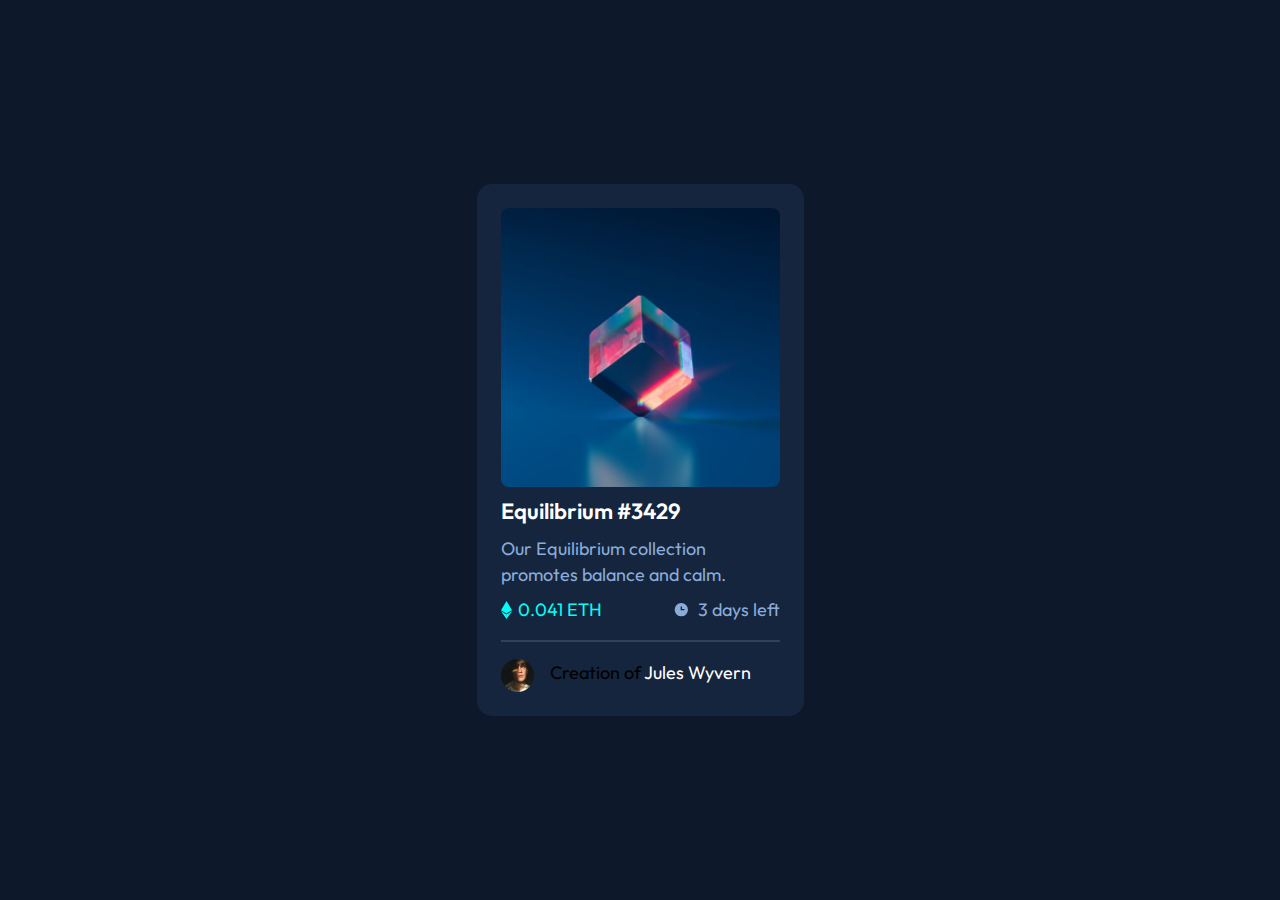
<file: nft-preview-card-component-main/index.html>
<!DOCTYPE html>
<html lang="en">
<head>
  <meta charset="UTF-8">
  <meta name="viewport" content="width=device-width, initial-scale=1.0"> <!-- displays site properly based on user's device -->

  <link rel="icon" type="image/png" sizes="32x32" href="./images/favicon-32x32.png">
  
  <title>Frontend Mentor | NFT preview card component</title>
  <link rel="preconnect" href="https://fonts.googleapis.com">
  <link rel="preconnect" href="https://fonts.gstatic.com" crossorigin>
  <link href="https://fonts.googleapis.com/css2?family=Outfit:wght@400;600;700&display=swap" rel="stylesheet">
  <link rel="stylesheet" href="./css/main.css">

</head>
<body>
  <main class="wrapper">

    <a class="link__tag" href="#"><img class="photo__glasscube" src="./images/image-equilibrium.jpg" alt="3d glasscube on a darkblue background">
      <span class="sr-only">View fullsize image</span>
    </a>

    <a href="#">
      <h1 class="title">
        Equilibrium #3429
      </h1>
    </a>  

    <p class="card__description">   
      Our Equilibrium collection promotes balance and calm.
    </p>
    <!--flex is used for align this items next to each other for the two items, but I also used flex for the indvidual items to align next to each other-->
    <div class="flex__container">
      <div class="eth__container">
        <img class="eth__sign" src="./images/icon-ethereum.svg" alt="">
        <p>0.041 ETH</p>
      </div>

      <div class="time__container">
        <img src="./images/icon-clock.svg" alt="">
        <p>3 days left</p>
      </div>

    </div>

    <hr class="line">

    <footer class="footer__container">
      <img class="profile__picture" src="./images/image-avatar.png" alt="">
      <p>    
        Creation of <a href=""><span class="white__text">Jules Wyvern</span></a>
      </p>
    </footer>

  </main>
</body>
</html>
</file>
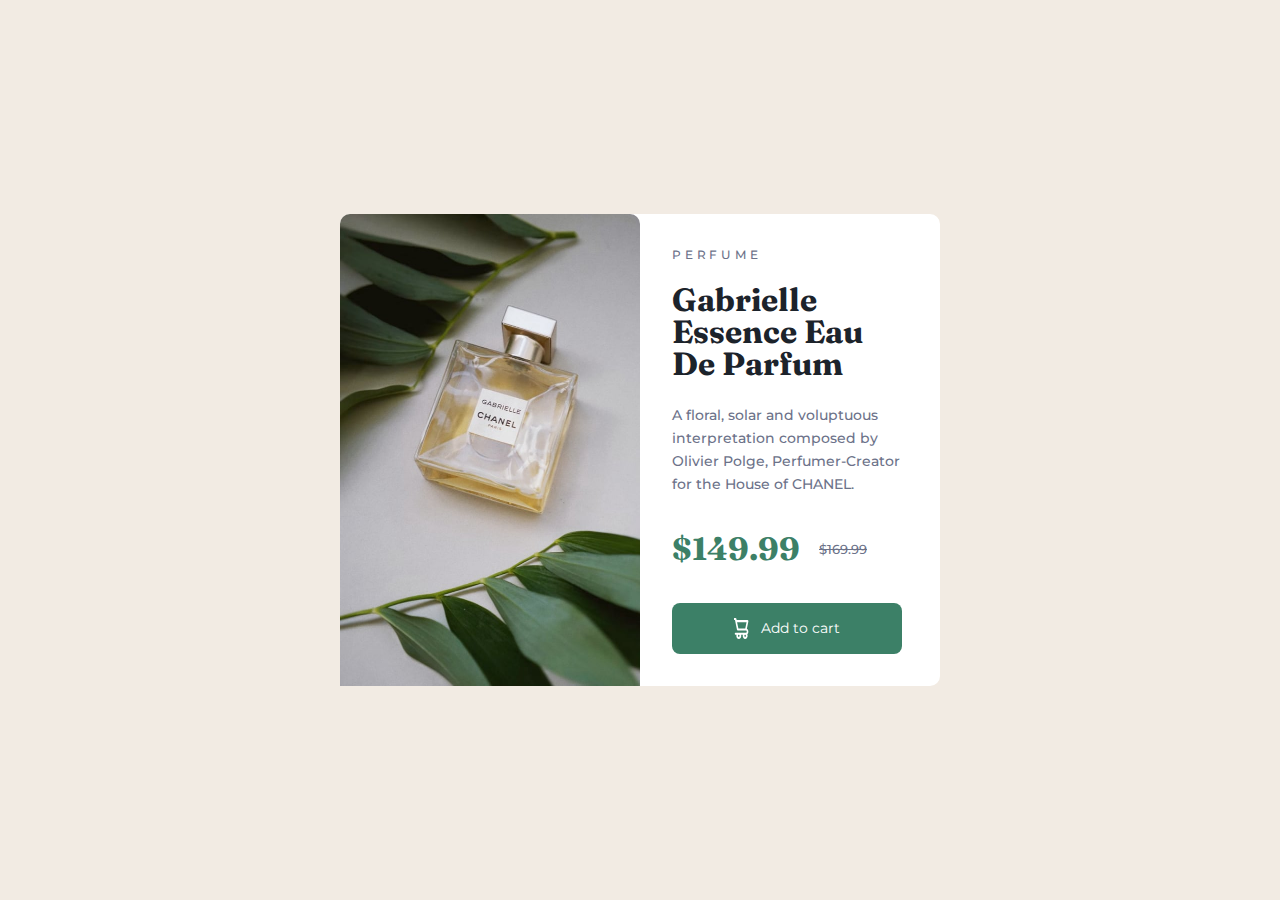
<file: product-preview-card-component-main/index.html>
<!DOCTYPE html>
<html lang="en">
<head>
  <meta charset="UTF-8">
  <meta name="viewport" content="width=device-width, initial-scale=1.0"> <!-- displays site properly based on user's device -->

  <link rel="icon" type="image/png" sizes="32x32" href="./images/favicon-32x32.png">
  
  <title>Frontend Mentor | Product preview card component</title>
  <!--
    LINK YOUR EXTERNAL CSS STYLESHEET
    DON'T USE AN INTERNAL OR INLINE STYLE
    EXTERNAL AND INTERNAL ARE PROCESSED BY THE BROWSER IN THE ORDER THAT YOU SET THEM.
    BUT INLINE STYLES HAS THE HIGHEST SPECIFICITY AND CAN ONLY OVERWRITTEN WITH !IMPORTANT.
  -->
  <link rel="stylesheet" href="./css/main.css">

  <!--IMPORT HERE YOUR FONT-FAMILY, NOT WITH @IMPORT IN CSS, FOR OPMTIMALIZATION REASONS-->
<link rel="preconnect" href="https://fonts.googleapis.com">
<link rel="preconnect" href="https://fonts.gstatic.com" crossorigin>
<link href="https://fonts.googleapis.com/css2?family=Fraunces:wght@700&family=Montserrat:wght@500;700&display=swap" rel="stylesheet">
</head>

<body>
  <main class="wrapper"> <!--ALWAYS USE A MAIN LANDMARK ELEMENT IN YOUR PROJECTS-->
    <!--
      THE PICTURE ELEMENT IS USED TO EASY CHANGE FROM THE MOBILE PICTURE TO THE DESKTOP, 
      THE BROWSER KNOW WICH PICTURE IT HAS TO DOWNLOAD FOR THE SCREENSIZE
     -->
    <picture class="img__box"> 
      <source srcset="./images/image-product-desktop.jpg" media="(min-width:1024px)">
      <img class="product__image" src="./images/image-product-mobile.jpg" alt="Product image from Gabrielle Essence Eau De Parfum ">
    </picture>
    <div class="product__info"><!--ALWAYS USE CLASSES, NOT ID BCS IT HAS A HIGH SPECIFICITY-->
      <p class="ribbon__text">
        perfume
      </p>
      <h1 class="title"> <!--ALWAYS RESPECT THE HEADING ORDER IN YOUR HTML FIRST H1 THEN H2 ETC-->
        Gabrielle Essence Eau De Parfum
      </h1>
      <p class="description">
        A floral, solar and voluptuous interpretation composed by Olivier Polge, 
        Perfumer-Creator for the House of CHANEL.
      </p>
      <div class="flex__container">
        <span class="product__info__new__price">$149.99 </span> <!--I CHOOSE A SPAN TAG BCS IT IS NO PARAGRPAH BUT IT NEED STYLING-->
        <s class="product__info__old__price">$169.99</s> <!--the S tag is used for information that is not accurate / up-to-date-->
      </div>
      <button class="flex__container__btn"> <!--A BUTTON BCS IT TAKES YOU NOT TO A NEW PAGE-->
        <img class="product__info__btn__icon" src="./images/icon-cart.svg" alt="">
       <span class="product__info__btn__text">Add to cart</span> <!--I CHOOSE A SPAN TAG BCS IT IS NO PARAGRPAH BUT IT NEED STYLING-->
      </button>
    </div>

  </main>
</body>
</html>
</file>
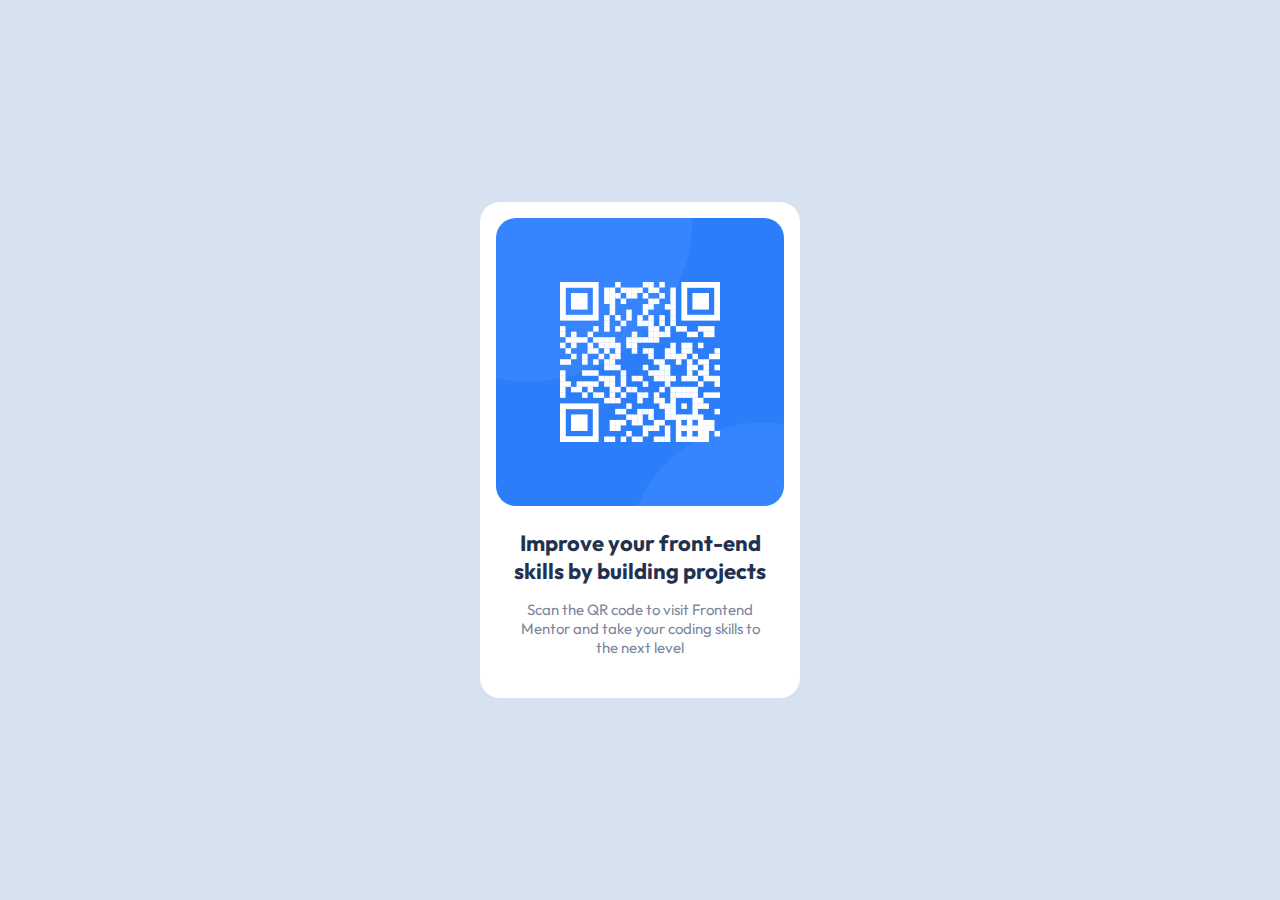
<file: qr-code-component-main/index.html>
<!DOCTYPE html>
<html lang="en">
<head>
  <meta charset="UTF-8">
  <meta name="viewport" content="width=device-width, initial-scale=1.0"> <!-- displays site properly based on user's device -->
  
  <title>Frontend Mentor | QR code component</title>
  <link rel="icon" type="image/png" sizes="32x32" href="./images/favicon-32x32.png">
  
  <!--your font-family should include in the head of your html-->
  <link rel="preconnect" href="https://fonts.googleapis.com">
  <link rel="preconnect" href="https://fonts.gstatic.com" crossorigin>
  <link href="https://fonts.googleapis.com/css2?family=Outfit:wght@400;700&display=swap" rel="stylesheet">

  <!--
    use an external stylesheet, not an intern or absolute no inline styles 
    bcs they have a high specificity and can only overwrite with !important
  -->
  <link rel="stylesheet" href="./css/main.css">

</head>
<body>
  <main class="wrapper"> <!--You could use your main as wrapper too instead of a div, main is semantic-->
    <img class="image__qr__code" src="./images/image-qr-code.png"alt="QR-code to frontendmentor"> <!--provide a clear alt text on your picture if it's not a decorative one-->
      <h1 class="title"> <!--never skip the headings order in html, you can't have an h2 before you have an h1-->
        Improve your front-end skills by building projects
      </h1>
      <p class="intro__text">
        Scan the QR code to visit Frontend Mentor and take your coding skills to the next level
      </p>
  </main>
</body>
</html>
</file>
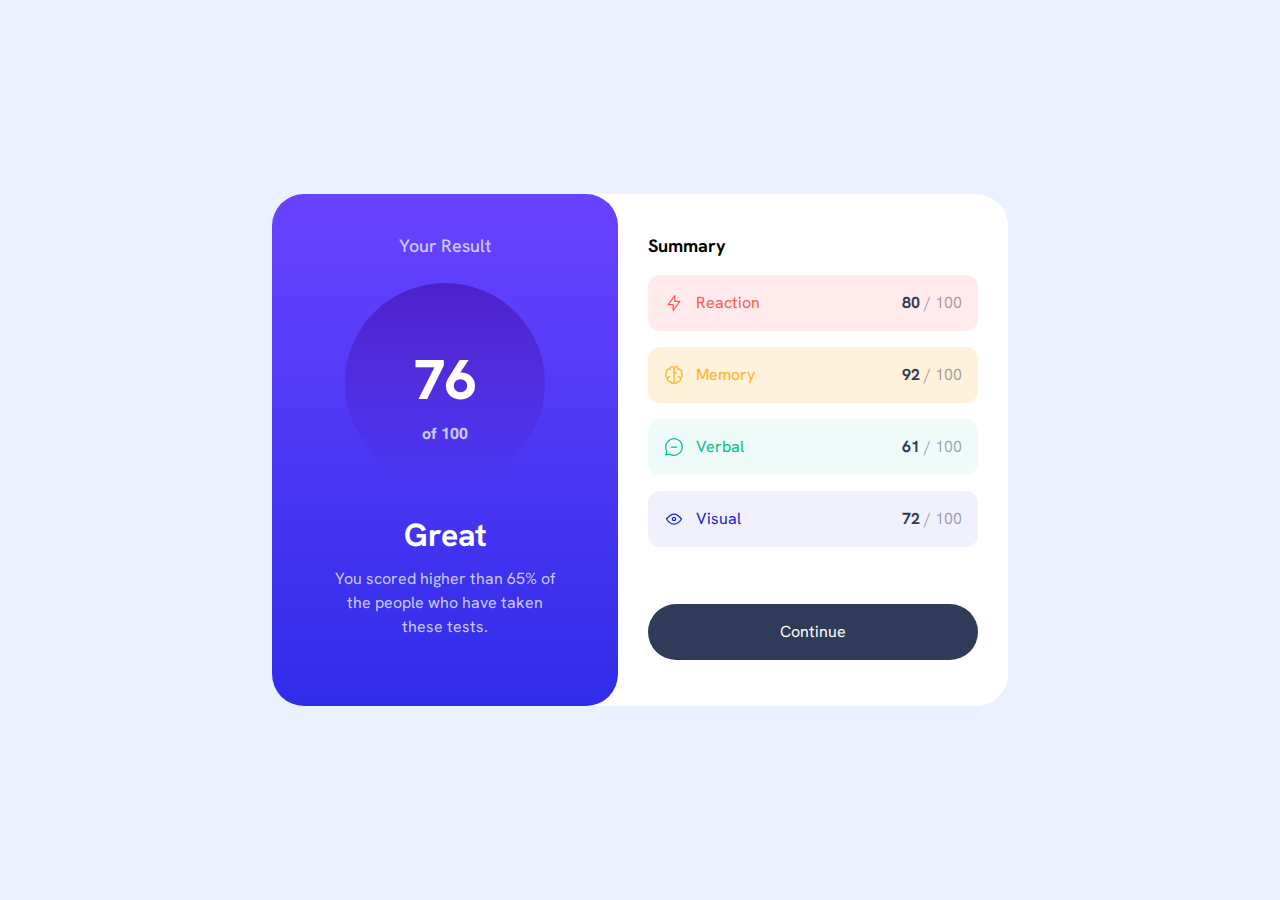
<file: results-summary-component-main/index.html>
<!DOCTYPE html>
<html lang="en">
<head>
  <meta charset="UTF-8">
  <meta name="viewport" content="width=device-width, initial-scale=1.0"> <!-- displays site properly based on user's device -->

  <link rel="icon" type="image/png" sizes="32x32" href="./assets/images/favicon-32x32.png">
  
  <title>Frontend Mentor | Results summary component</title>
  <link rel="preconnect" href="https://fonts.googleapis.com">
<link rel="preconnect" href="https://fonts.gstatic.com" crossorigin>
<link href="https://fonts.googleapis.com/css2?family=Hanken+Grotesk:wght@500;700;800&display=swap" rel="stylesheet">
  <link rel="stylesheet" href="./css/main.css">
  
</head>

<body>
  <main class="wrapper">
    <div class="column__1">
      <h1 class="title">
        Your Result
      </h1>
      
      <div class="blue__circle">
        <p class="main__score">76 <span class="total__score">of 100</span>
        </p>
      </div>
      
      <h2 class="congratulations">
        Great
      </h2>

      <p class="explanation__score">
        You scored higher than 65% of the people 
        who have taken these tests.
      </p>
    </div>
    
    <div class="column__2">
      <h3 class="summary">
        Summary
      </h3> 

      <ul>
        <li class="background_red list__item">
          <img src="./assets/images/icon-reaction.svg" alt="">
          <p class="red_reaction">Reaction</p>
          <p class="result"><span class="summary_result">80</span> <span class="summary_max_total">/ 100</span></p>
        </li>

        <li class="background_gold list__item">
          <img src="./assets/images/icon-memory.svg" alt="">
          <p class="gold__memory">Memory</p>
          <p class="result"><span class="summary_result">92</span> <span class="summary_max_total">/ 100</span> </p>
        </li>

        <li class="background_green list__item">
          <img src="./assets/images/icon-verbal.svg" alt="">
          <p class="green__verbal">Verbal</p>
          <p class="result"><span class="summary_result">61</span> <span class="summary_max_total">/ 100</span></p>
        </li>

        <li class="background_blue list__item">
          <img src="./assets/images/icon-visual.svg" alt="">
          <p class="blue__visual">Visual</p>
          <p><span class="summary_result">72</span class="summary_max_total"> <span class="summary_max_total">/ 100</span></p>
        </li>
      </ul>

      <button class="continue_btn">Continue</button>
    </div>
  </main>
  
</body>
</html>
</file>
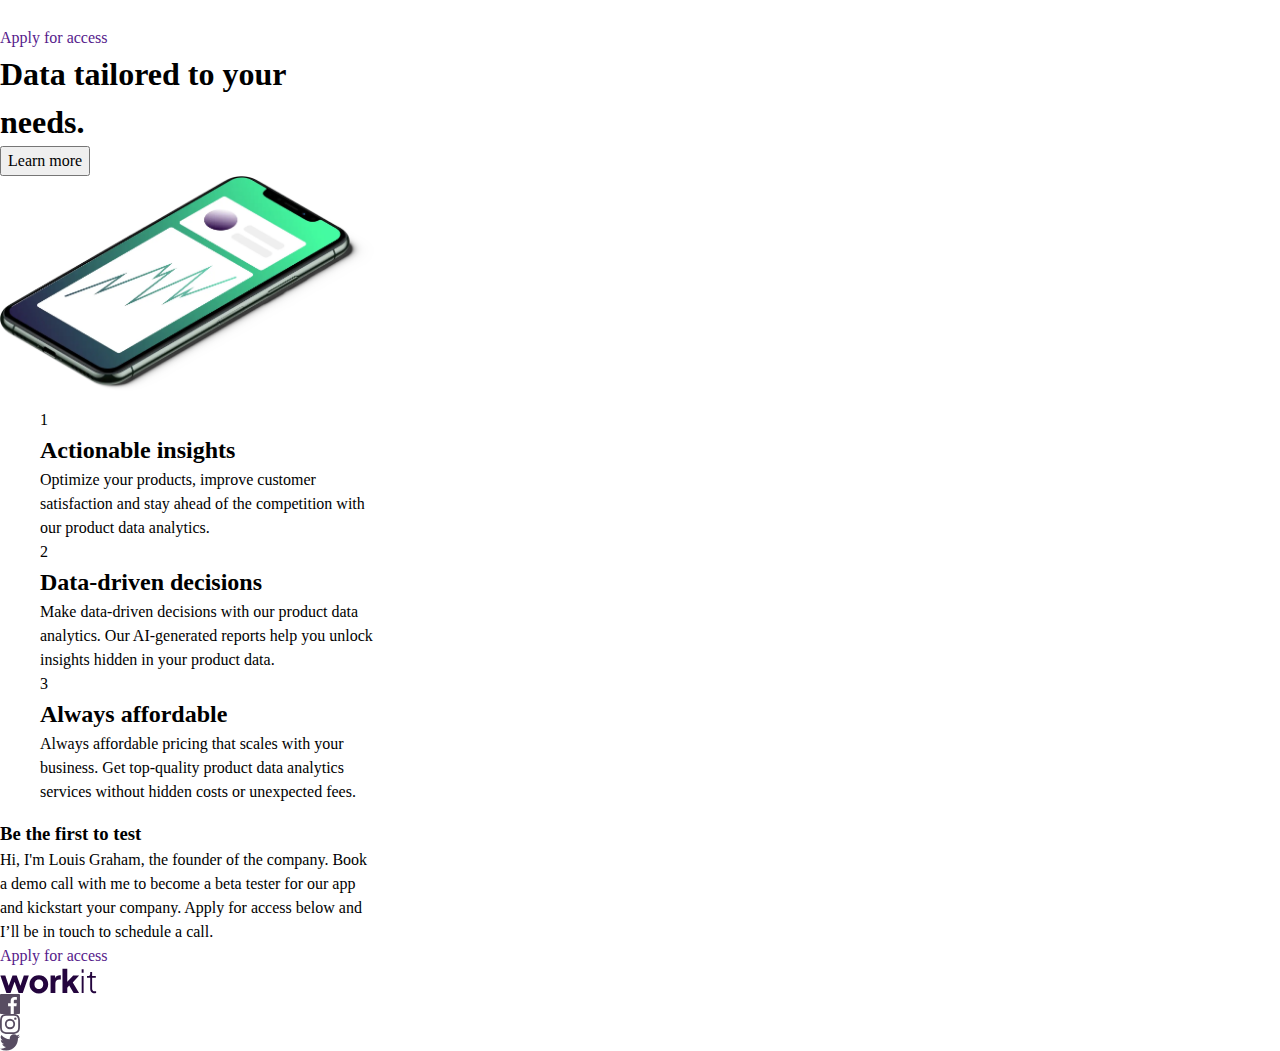
<file: workit-landing-page/index.html>
<!DOCTYPE html>
<html lang="en">
<head>
  <meta charset="UTF-8">
  <meta name="viewport" content="width=device-width, initial-scale=1.0">
  <title>Frontend Mentor | Workit landing page</title>

  <link rel="icon" type="image/png" sizes="32x32" href="./assets/images/favicon-32x32.png">
  <link rel="stylesheet" href="./css/main.css">
  
</head>
<body>
  <div class="wrapper">
    <header>
      <img src="./assets/images/logo-light.svg" alt="Workit">
      <a href="">Apply for access</a>
    </header>

    <main> 
      <section class="hero__section">
        <h1>Data tailored to your needs.</h1>
        <button>Learn more</button>
        <img src="./assets/images/image-hero.webp" alt="">
      </section>

      <section class="reasons__section">
        <ul role="list">
          <li role="listitem">
            <span class="number">1</span>

            <h2 class="summary__reasons__title">Actionable insights</h2>

            <p class="summary__reasons__parapgraph">
                Optimize your products, improve customer satisfaction and stay ahead of the competition 
                with our product data analytics.
            </p>
          </li>

            <li role="listitem">
              <span class="number">2</span>

              <h2 class="summary__reasons__title">Data-driven decisions</h2>
          
              <p class="summary__reasons__parapgraph">
                Make data-driven decisions with our product data analytics. Our AI-generated reports help 
                you unlock insights hidden in your product data.
              </p>
            </li>

            <li role="listitem">
              <span class="number">3</span>

              <h2 class="summary__reasons__title">Always affordable</h2>
          
              <p class="summary__reasons__parapgraph">
                Always affordable pricing that scales with your business. Get top-quality product data 
                analytics services without hidden costs or unexpected fees.
              </p>
            </li>
        </ul>
      </section>

      <section class="founder__section">
        <h3>Be the first to test</h3>

        <p>
          Hi, I'm Louis Graham, the founder of the company. Book a demo call with me to become a 
          beta tester for our app and kickstart your company. Apply for access below and I’ll be 
          in touch to schedule a call.
        </p>
      </section>
    </main>

    <footer>
      <a href="">Apply for access</a>
      <img src="./assets/images/logo-dark.svg" alt="Workit">
      <img src="./assets/images/icon-facebook.svg" alt="">
      <img src="./assets/images/icon-instagram.svg" alt="">
      <img src="./assets/images/icon-twitter.svg" alt="">
    </footer>
  </div>
</body>
</html>
</file>
<file: nft-preview-card-component-main/css/main.css>
/* Box sizing rules */
*,
*::before,
*::after {
  box-sizing: border-box;
}

/* Remove default margin */
body,
h1,
h2,
h3,
h4,
p,
figure,
blockquote,
dl,
dd {
  margin: 0;
}

/* Remove list styles on ul, ol elements with a list role, which suggests default styling will be removed */
ul[role='list'],
ol[role='list'] {
  list-style: none;
}

/* Set core root defaults */
html:focus-within {
  scroll-behavior: smooth;
}

/* Set core body defaults */
body {
  min-height: 100vh;
  text-rendering: optimizeSpeed;
  line-height: 1.5;
}

/* A elements that don't have a class get default styles */
a:not([class]) {
  text-decoration-skip-ink: auto;
}

a{
  text-decoration: none;
}

/* Make images easier to work with */
img,
picture {
  max-width: 100%;
  display: block;
}

/* Inherit fonts for inputs and buttons */
input,
button,
textarea,
select {
  font: inherit;
}

/* Remove all animations, transitions and smooth scroll for people that prefer not to see them */
@media (prefers-reduced-motion: reduce) {
  html:focus-within {
   scroll-behavior: auto;
  }
  
  *,
  *::before,
  *::after {
    animation-duration: 0.01ms !important;
    animation-iteration-count: 1 !important;
    transition-duration: 0.01ms !important;
    scroll-behavior: auto !important;
  }
}

:root {
  --main-BG: hsl(217, 54%, 11%);
  --card-BG: hsl(216, 50%, 16%);
  --line: hsl(215, 32%, 27%);
  --White: hsl(0, 0%, 100%);
  --Soft-blue: hsl(215, 51%, 70%);
  --Cyan: hsl(178, 100%, 50%);
}

body {
  font-family: 'outfit', sans-serif;
  font-size: 1.125rem;
  background-color: var(--main-BG);
  display: flex;
  justify-content: center;
  align-items: center;
}

.wrapper {
background-color: var(--card-BG);
border-radius: 0.9375rem;
padding:1.5rem;
max-width: 20.4375rem;
display:flex;
flex-direction: column;
gap:0.5rem;
}

.photo__glasscube {
  border-radius: 8px;
}

.photo__hover{
  opacity: 0;
}
.link__tag{
  position: relative;

}

.link__tag::after{
  content: url(../images/icon-view.svg);
  position: absolute;
  top:0;
  right:0;
  left:0;
  bottom:0;
  display: flex;
  justify-content: center;
  align-items: center;
  opacity: 0;
}

.link__tag:hover::after{
  opacity: 1;
}

.link__tag::before {
  content: '';
  position: absolute;
  top:0;
  right:0;
  left:0;
  bottom:0;
  background-color: aqua;
  opacity: 0;

}

.link__tag:hover::before {
  opacity: 0.5;
  border-radius: 8px;
}

.sr-only {
  clip:rect(0 0 0 0);
  clip-path: inset(50%);
  height:1px;
  overflow: hidden;
  position: absolute;
  white-space:nowrap;
  width: 1px;
}

.title {
  color:var(--White);
  font-weight:600;
  font-size:1.375rem;
}

.title:hover{
  color:var(--Cyan)
}

.card__description {
  color:var(--Soft-blue);
  line-height: 1.625rem;
}

.flex__container {
  display:flex;
  justify-content: space-between;
}

.eth__container {
  display: flex;
  align-items: center;
  color:var(--Cyan);
  gap:0.405rem;
}

.eth__sign {
  width:11px;
  height:18px;
}

.time__container {
  display: flex;
  align-items: center;
  color:var(--Soft-blue);
  gap:0.48125rem;
}

.line {
  width: 100%;
  height:2px;
  border:none;
  background-color: var(--line);
}

.footer__container {
  display:flex;
  gap:1rem;

}

.white__text{
  color:var(--White);
}

.white__text:hover {
  color:var(--Cyan)
}

.profile__picture {
  max-width:33px;
  max-height:33px;
}
</file>
<file: workit-landing-page/css/main.css>
/* Box sizing rules */
*,
*::before,
*::after {
  box-sizing: border-box;
}

/* Remove default margin */
body,
h1,
h2,
h3,
h4,
p,
figure,
blockquote,
dl,
dd {
  margin: 0;
}

/* Remove list styles on ul, ol elements with a list role, which suggests default styling will be removed */
ul[role='list'],
ol[role='list'] {
  list-style: none;
}

/* Set core root defaults */
html:focus-within {
  scroll-behavior: smooth;
}

/* Set core body defaults */
body {
  min-height: 100vh;
  text-rendering: optimizeSpeed;
  line-height: 1.5;
}

/* A elements that don't have a class get default styles */
a:not([class]) {
  text-decoration-skip-ink: auto;
}

a {
  text-decoration: none;
}

/* Make images easier to work with */
img,
picture {
  max-width: 100%;
  display: block;
}

/* Inherit fonts for inputs and buttons */
input,
button,
textarea,
select {
  font: inherit;
}

/* Remove all animations, transitions and smooth scroll for people that prefer not to see them */
@media (prefers-reduced-motion: reduce) {
  html:focus-within {
   scroll-behavior: auto;
  }
  
  *,
  *::before,
  *::after {
    animation-duration: 0.01ms !important;
    animation-iteration-count: 1 !important;
    transition-duration: 0.01ms !important;
    scroll-behavior: auto !important;
  }
}

.wrapper{
  max-width: 375px;
}
</file>
<file: product-preview-card-component-main/css/main.css>
/*ALWAYS, IN EVERY ¨PROEJCT USE A CSS RESET*/
/*wHAT IS A RESET?*/
/*Every browser by default has some browser stylesheet, that's why your h1 big and bold is without writing any line of css
it has also padding and margins arround it, for more control over this things, you will need a reset*/
/*LOOK ON ANDY BELL HIS WEBSITE FOR A GOOD AND CLEAR ONE WITH EXPLANATION*/
/*https://andy-bell.co.uk/a-modern-css-reset/*/




/* Box sizing rules */
*,
*::before,
*::after {
  box-sizing: border-box;
}

/* Remove default margin */
body,
h1,
h2,
h3,
h4,
p,
figure,
blockquote,
dl,
dd {
  margin: 0;
}

/* Remove list styles on ul, ol elements with a list role, which suggests default styling will be removed */
ul[role='list'],
ol[role='list'] {
  list-style: none;
}

/* Set core root defaults */
html:focus-within {
  scroll-behavior: smooth;
}

/* Set core body defaults */
body {
  min-height: 100vh;
  text-rendering: optimizeSpeed;
  line-height: 1.5;
}

/* A elements that don't have a class get default styles */
a:not([class]) {
  text-decoration-skip-ink: auto;
}

/* Make images easier to work with */
img,
picture {
  max-width: 100%;
  display: block;
}

/* Inherit fonts for inputs and buttons */
input,
button,
textarea,
select {
  font: inherit;
}

/* Remove all animations, transitions and smooth scroll for people that prefer not to see them */
@media (prefers-reduced-motion: reduce) {
  html:focus-within {
   scroll-behavior: auto;
  }
  
  *,
  *::before,
  *::after {
    animation-duration: 0.01ms !important;
    animation-iteration-count: 1 !important;
    transition-duration: 0.01ms !important;
    scroll-behavior: auto !important;
  }
}

/*
VARIABLES
Used for easy maintance and makes writing your code easy
*/

:root{
  --Dark-cyan: hsl(158, 36%, 37%);
  --Cream: hsl(30, 38%, 92%);
  --Very-dark-blue: hsl(212, 21%, 14%);
  --Dark-grayish-blue: hsl(228, 12%, 48%);
  --White: hsl(0, 0%, 100%);
  --hover: #1A4032;
}

body {
  background-color: var(--Cream);
  /*Align my box in the middle of the viewport with flex*/
  
  /* display: flex;
  justify-content: center;
  align-items: center; */
 
  /*Align my box in the middle of the viewport with grid*/
  display: grid;
  place-content: center;
  /*place content = short hand for: 
  -justify-content:center 
  -align-content:center 
  */
}

/*I start always mobile-first, that makes it easy to create the tablet and desktop designs!!*/

.wrapper {
  margin: 1rem;
  max-width: 21.4375rem;
  font-family: 'Montserrat', sans-serif;
  color:var(--Dark-grayish-blue);
  border-radius: 10px;
  background-color: var(--White);
}

.product__image{
  border-radius: 10px 10px 0 0;
}

.product__info{
padding:1rem;
}

.ribbon__text {
  text-transform: uppercase;
  letter-spacing: 0.3125em;
  /*always calcuate px to rem for font-sizes (22/16)*/
  /* https://fedmentor.dev/posts/font-size-px/ here is a clear explanation why this is a good idea!*/
  font-size: 0.75rem;
  font-weight: 500;
}

.title {
  font-family: 'Fraunces', serif;
  font-weight: 700;
  font-size: 2rem;
  color: var(--Very-dark-blue);
  line-height: 2rem;
  margin-block-start: 0.75rem;
  margin-block-end: 1rem;

}

.description {
  color: var(--Dark-grayish-blue);
  font-weight: 500;
  font-size: 0.875rem;
}

.flex__container{
  display: flex;
  align-items: center;
  gap: 1.1875rem;
}

.product__info__new__price {
  color:var(--Dark-cyan);
  font-family: 'Fraunces', serif;
  font-weight: 700;
  font-size: 2rem;
  margin-block-start: 1.5rem;
  margin-block-end: 1.25rem;
}

.product__info__old__price {
  font-weight: 500;
  font-size: 0.8125rem;
}

.flex__container__btn {
  display: flex;
  gap: 11.61px;
  background-color: var(--Dark-cyan);
  max-width: 18.4375rem;
  padding: 0.9375rem  5.75rem;
  color:var(--White);
  font-size: 0.875rem;
  border: none;
  border-radius: 8px;
}

.flex__container__btn:hover{
  background-color: var(--hover);
}

@media screen and (min-width:64rem) { /* only add media query's for tablet and desktop*/

  .wrapper {
    max-width: 37.5rem;
    display: flex;
  }

  .product__image {
    min-height: 100%;
  }

  .product__info {
    padding: 2rem;
    max-width: 50%;
  }

  .title {
    margin-block-start: 1.25rem;
    margin-block-end: 1.5rem ;
  }

  .description {
    line-height: 1.4375rem;
  }

  .product__info__new__price{
    margin-block-start: 1.8125rem ;
    margin-block-end: 1.875rem ;
  }

  .flex__container__btn {
    max-width: 14.75rem;
    padding: 0.9375rem 3.875rem;
  }


}
</file>
<file: qr-code-component-main/css/main.css>
/*ALWAYS, IN EVERY ¨PROEJCT USE A CSS RESET*/
/*wHAT IS A RESET?*/
/*Every browser by default has some browser stylesheet, that's why your h1 big and bold is without writing any line of css
it has also padding and margins arround it, for more control over this things, you will need a reset*/
/*LOOK ON ANDY BELL HIS WEBSITE FOR A GOOD AND CLEAR ONE WITH EXPLANATION*/
/*https://andy-bell.co.uk/a-modern-css-reset/*/


/*MY CSS RESET*/

/* Box sizing rules */
*,
*::before,
*::after {
  box-sizing: border-box;
}

/* Remove default margin */
body,
h1,
h2,
h3,
h4,
p,
figure,
blockquote,
dl,
dd {
  margin: 0;
}

/* Remove list styles on ul, ol elements with a list role, which suggests default styling will be removed */
ul[role='list'],
ol[role='list'] {
  list-style: none;
}

/* Set core root defaults */
html:focus-within {
  scroll-behavior: smooth;
}

/* Set core body defaults */
body {
  min-height: 100vh;
  text-rendering: optimizeSpeed;
  line-height: 1.5;
}

/* A elements that don't have a class get default styles */
a:not([class]) {
  text-decoration-skip-ink: auto;
}

a{
  text-decoration: none;
}

/* Make images easier to work with */
img,
picture {
  max-width: 100%;
  display: block;
}

/* Inherit fonts for inputs and buttons */
input,
button,
textarea,
select {
  font: inherit;
}

/* Remove all animations, transitions and smooth scroll for people that prefer not to see them */
@media (prefers-reduced-motion: reduce) {
  html:focus-within {
   scroll-behavior: auto;
  }
  
  *,
  *::before,
  *::after {
    animation-duration: 0.01ms !important;
    animation-iteration-count: 1 !important;
    transition-duration: 0.01ms !important;
    scroll-behavior: auto !important;
  }
}

/*VARIABLES*/
:root {
  --White:hsl(0, 0%, 100%);
  --Light-gray: hsl(212, 45%, 89%);
  --Grayish-blue: hsl(220, 15%, 55%);
  --Dark-blue: hsl(218, 44%, 22%);
}

body {
  background-color: var(--Light-gray);
  /*Align my box in the middle of the viewport with flex*/
  
  /* display: flex;
  justify-content: center;
  align-items: center; */
 
  /*Align my box in the middle of the viewport with grid*/
  display: grid;
  place-content: center;
  /*place content = short hand for: 
  -justify-content:center 
  -align-content:center 
  */

  font-family: 'Outfit', sans-serif;
  /*always calcuate px to rem for font-sizes (22/16)*/
  /* https://fedmentor.dev/posts/font-size-px/ here is a clear explanation why this is a good idea!*/
  font-size: 0.9375rem;
}

.wrapper {
  margin: 1rem;
  padding: 1rem 1rem 2.5rem 1rem;
  background-color: var(--White);
  border-radius: 20px;
  max-width: 20rem;
  text-align: center ;
}

.image__qr__code {
  border-radius: 20px;
}

.title {
  /*always calcuate px to rem for font-sizes (22px/16=1.375rem)*/
  /* https://fedmentor.dev/posts/font-size-px/ here is a clear explanation why this is a good idea!*/
  font-size: 1.375rem; 
  font-weight: 700;
  margin-block-start:1.5rem ;
  margin-block-end: 1rem ;
  color:var(--Dark-blue);
  line-height: 1.26;
}

.intro__text {
  color:var(--Grayish-blue);
  line-height: 1.26;
  padding:0 1rem 0 1rem;
} 



/*

You can do this with flex or grid too!


*/
</file>
<file: results-summary-component-main/css/main.css>
/*MY CSS RESET*/

/* Box sizing rules */
*,
*::before,
*::after {
  box-sizing: border-box;
}

/* Remove default margin */
body,
h1,
h2,
h3,
h4,
p,
figure,
blockquote,
dl,
dd {
  margin: 0;
}

/* Remove list styles on ul, ol elements with a list role, which suggests default styling will be removed */
ul[role='list'],
ol[role='list'] {
  list-style: none;
}

ul {
  list-style: none;
  padding: 0;
}

/* Set core root defaults */
html:focus-within {
  scroll-behavior: smooth;
}

/* Set core body defaults */
body {
  min-height: 100vh;
  text-rendering: optimizeSpeed;
  line-height: 1.5;
}

/* A elements that don't have a class get default styles */
a:not([class]) {
  text-decoration-skip-ink: auto;
}

a{
  text-decoration: none;
}

/* Make images easier to work with */
img,
picture {
  max-width: 100%;
  display: block;
}

/* Inherit fonts for inputs and buttons */
input,
button,
textarea,
select {
  font: inherit;
}

/* Remove all animations, transitions and smooth scroll for people that prefer not to see them */
@media (prefers-reduced-motion: reduce) {
  html:focus-within {
   scroll-behavior: auto;
  }
  
  *,
  *::before,
  *::after {
    animation-duration: 0.01ms !important;
    animation-iteration-count: 1 !important;
    transition-duration: 0.01ms !important;
    scroll-behavior: auto !important;
  }
}

/*VARIABLES*/
:root {
  --Light-red: hsl(0, 100%, 67%);
  --Orangey-yellow: hsl(39, 100%, 56%);
  --Green-teal: hsl(166, 100%, 37%);
  --Cobalt-blue: hsl(234, 85%, 45%);
  
  
  --Light-slate-blue-background: hsl(252, 100%, 67%);
  --Light-royal-blue-background: hsl(241, 81%, 54%);
  
  --Violet-blue-circle: hsla(256, 72%, 46%, 1);
  --Persian-blue-circle: hsla(241, 72%, 46%, 0);
  
  --White: hsl(0, 0%, 100%);
  --Pale-blue: hsl(221, 100%, 96%);
  --Light-lavender: hsl(241, 100%, 89%);
  --Dark-gray-blue: hsl(224, 30%, 27%);
  
}

.wrapper {
  font-family: 'Hanken Grotesk', sans-serif;
  border-radius: 2rem;
}

.column__1{
color:white;
text-align: center;
background: linear-gradient(180deg, #7755FF 0%, #6943FF 0.01%, #2F2CE9 100%);
object-fit: cover;
border-radius: 0 0 2rem 2rem;
padding:1.5rem 3.625rem 2.5rem 3.625rem;
}

.title {
  color: #CAC9FF;
  font-size:1.125rem;
  font-weight: 500;
  margin-block-end: 1.5rem;
}

.blue__circle {
  background: linear-gradient(180deg, #4D21C9 0%, rgba(37, 33, 201, 0) 100%, rgba(37, 33, 201, 0) 100%);
  margin:0 auto;
  border-radius: 50%;
  width:8.75rem;
  height:8.75rem;
  font-weight: 800;
  padding:1.4375rem 2.375rem;
  text-align: center;
}

.main__score {
font-size:3.5rem;
}

.total__score {
  color:#CAC9FF;
  font-size:1rem;
  display: block;
}

.congratulations{
  margin-block-start: 1.5rem;
  font-size:0.875rem;
  
}

.explanation__score {
  margin-block-start: 0.5rem;
  color:#CAC9FF;
}
.column__2{
  padding:0 1.875rem;
}

.summary {
  font-size: 1.125rem;
  margin-block-start:1.5rem ;
  margin-block-end: 1.5rem;
}

.list__item{
  display: flex;
  border-radius: 0.75rem;
  padding: 1rem 1rem ;
  margin-block-end: 1rem;
  font-size: 1rem;
}

.red_reaction {
 color: var(--Light-red);
 margin-inline-start: 0.75rem;
 margin-inline-end: auto;
}

.gold__memory{
  color: var(--Orangey-yellow);
  margin-inline-start: 0.75rem;
 margin-inline-end: auto;

}
.green__verbal{
  color: var(--Green-teal);
  margin-inline-start: 0.75rem;
  margin-inline-end: auto;
}

.blue__visual{
  color: var(--Cobalt-blue);
  margin-inline-start: 0.75rem;
  margin-inline-end: auto;
}

.background_red {
  background-color:   hsla(0, 100%, 67%, 0.116);
}

.background_gold {
  background-color:  hsla(39, 100%, 56%, 0.164);
}

.background_green {
  background-color: hsla(166, 100%, 37%, 0.062);
}

.background_blue {
  background-color: hsla(234, 85%, 45%, 0.062);
}

.summary_result {
  font-weight: bold;
  color:var(--Dark-gray-blue)
}
.summary_max_total {
  color:hsla(224, 30%, 27%, 0.473)
}

.continue_btn {
  background-color: var(--Dark-gray-blue);
  color:white;
  border: none;
  padding:1rem 8.25rem;
  border-radius: 2rem;
}

.continue_btn:hover{
  background-image: linear-gradient(180deg, #75F 0%, #6943FF 0.01%, #2F2CE9 100%);
}

@media  screen and (min-width:45rem) {

  body{
    display: flex;
    align-items: center;
    justify-content: center;
    background-color:var(--Pale-blue);
  }

  .wrapper {
    max-width:46rem;
    display: grid;
    grid-template-columns: repeat(2,1fr);
    background-color: var(--White);
  }

.column__1 {
    padding-top: 2.375rem;
    padding-bottom: 2.875rem;
    border-radius: 2rem;
  }

  .blue__circle {
    width:12.5rem;
    height:12.5rem;
    text-align: center;
    padding: 3.4375rem 3.75rem 2.875rem 3.6875rem;
  }

.congratulations {
  font-size: 2rem;
  margin-block-start: 1.75rem;
  margin-block-end: 0.875;
}

.continue_btn {
  margin-block-start: 2.5625rem;
}

.column__2 {
    padding-top: 2.375rem;
    padding-bottom: 2.875rem;
    border-radius: 0 2rem 2rem 0;
  }

  .summary {
  margin:0;
  }  
}
</file>
